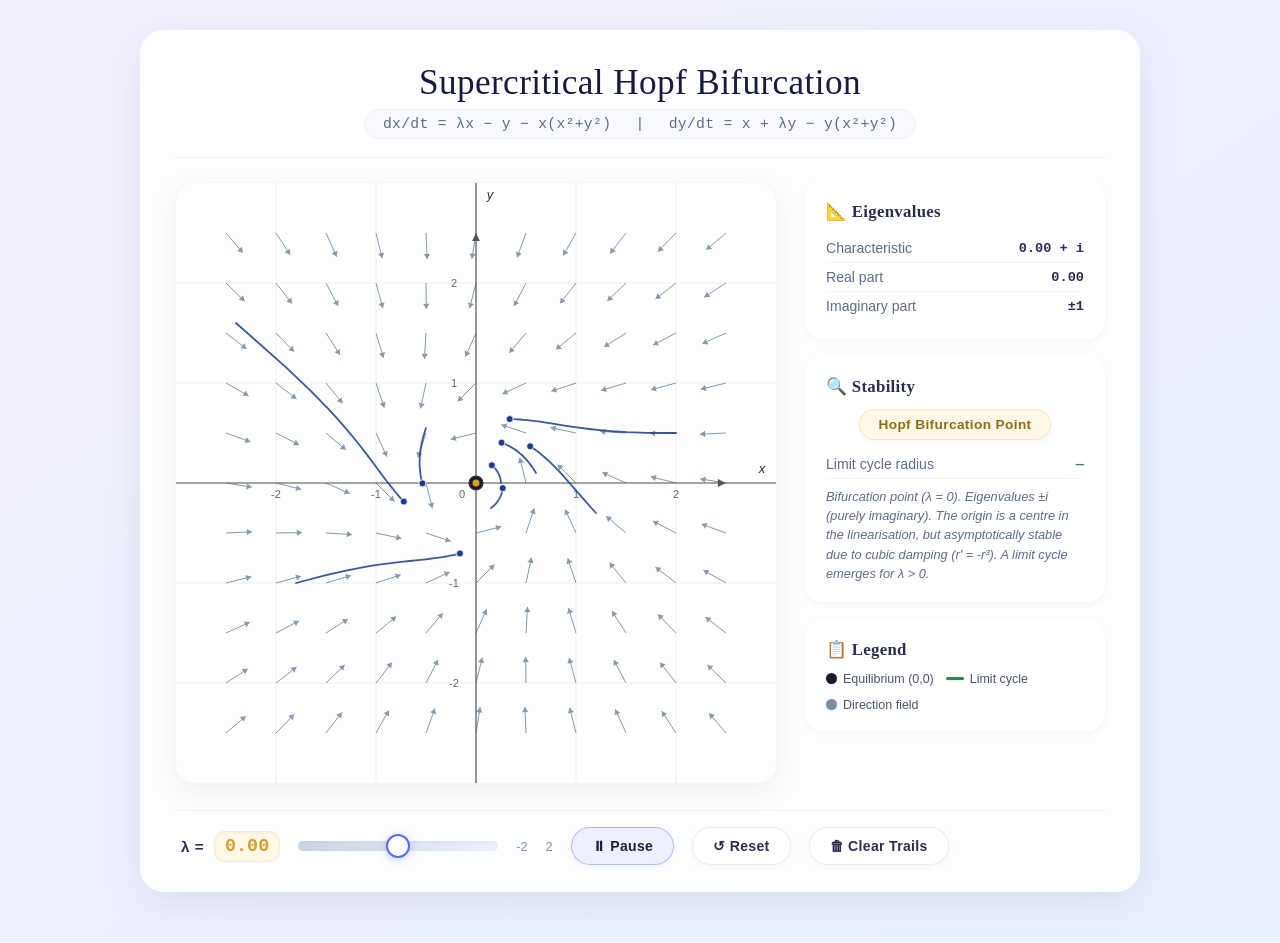
<file: index.html>
<!DOCTYPE html>
<html lang="en">
<head>
    <meta charset="UTF-8">
    <meta name="viewport" content="width=device-width, initial-scale=1.0">
    <title>Supercritical Hopf Bifurcation · Visualizer</title>
    <style>
        :root {
            --bg-gradient-start: #f3f0ff;
            --bg-gradient-end: #e8f0fe;
            --card-bg: rgba(255, 255, 255, 0.85);
            --card-border: rgba(255, 255, 255, 0.6);
            --text-primary: #1e1e3f;
            --text-secondary: #5f6b8a;
            --accent: #5b6af0;
            --accent-soft: #eef0ff;
            --stable: #3182ce;
            --hopf: #d69e2e;
            --unstable: #e53e3e;
            --limit-cycle: #2f855a;
            --trajectory-color: #1E3A8A;   /* deep blue */
            --slider-track: #d4d9f0;
            --button-bg: #ffffff;
            --button-hover-bg: #f1f4ff;
            --shadow-sm: 0 2px 6px rgba(0, 0, 0, 0.04);
            --shadow-md: 0 8px 30px rgba(0, 0, 0, 0.06);
            --shadow-lg: 0 12px 40px rgba(0, 0, 0, 0.08);
            --radius-card: 24px;
            --font-heading: 'Cormorant Garamond', 'Times New Roman', serif;
            --font-body: 'Inter', 'Helvetica Neue', Arial, sans-serif;
            --font-mono: 'JetBrains Mono', 'Fira Code', 'Consolas', monospace;
        }

        * {
            margin: 0;
            padding: 0;
            box-sizing: border-box;
        }

        body {
            background: linear-gradient(145deg, var(--bg-gradient-start), var(--bg-gradient-end));
            font-family: var(--font-body);
            color: var(--text-primary);
            display: flex;
            justify-content: center;
            align-items: flex-start;
            min-height: 100vh;
            padding: 30px 15px 50px;
        }

        .container {
            background: var(--card-bg);
            backdrop-filter: blur(16px);
            -webkit-backdrop-filter: blur(16px);
            border: 1px solid var(--card-border);
            border-radius: var(--radius-card);
            box-shadow: var(--shadow-lg);
            max-width: 1000px;
            width: 100%;
            padding: 32px 34px 26px;
            display: flex;
            flex-direction: column;
            gap: 22px;
        }

        header {
            text-align: center;
            border-bottom: 1px solid rgba(0,0,0,0.06);
            padding-bottom: 18px;
            margin-bottom: 2px;
        }
        header h1 {
            font-family: var(--font-heading);
            font-size: 2.2rem;
            font-weight: 500;
            letter-spacing: 0.4px;
            margin-bottom: 6px;
            color: #1a1a40;
        }
        header .subtitle {
            font-family: var(--font-mono);
            font-size: 0.92rem;
            color: var(--text-secondary);
            letter-spacing: 0.3px;
            background: #f8f9fe;
            display: inline-block;
            padding: 6px 18px;
            border-radius: 30px;
            border: 1px solid rgba(0,0,0,0.05);
        }

        .main-content {
            display: flex;
            gap: 28px;
            flex-wrap: wrap;
            justify-content: center;
            align-items: flex-start;
        }

        .canvas-wrapper {
            flex-shrink: 0;
            background: #ffffff;
            border-radius: 20px;
            box-shadow: var(--shadow-md);
            border: 1px solid rgba(0,0,0,0.04);
            overflow: hidden;
            line-height: 0;
            transition: transform 0.2s ease, box-shadow 0.2s ease;
        }
        .canvas-wrapper:hover {
            transform: translateY(-2px);
            box-shadow: 0 14px 38px rgba(0, 0, 0, 0.1);
        }
        canvas {
            display: block;
            width: 100%;
            height: auto;
            max-width: 600px;
            background: #fdfdfd;
        }

        .info-panel {
            flex: 1;
            min-width: 250px;
            max-width: 320px;
            display: flex;
            flex-direction: column;
            gap: 18px;
            font-size: 0.88rem;
        }
        .info-card {
            background: rgba(255, 255, 255, 0.8);
            backdrop-filter: blur(10px);
            -webkit-backdrop-filter: blur(10px);
            border: 1px solid rgba(255,255,255,0.75);
            border-radius: 18px;
            padding: 18px 20px;
            box-shadow: var(--shadow-sm);
            transition: all 0.25s ease;
        }
        .info-card:hover {
            background: rgba(255, 255, 255, 0.95);
            box-shadow: var(--shadow-md);
        }
        .info-card h3 {
            font-family: var(--font-heading);
            font-size: 1.05rem;
            font-weight: 600;
            margin-bottom: 12px;
            color: #2d2d50;
            letter-spacing: 0.3px;
        }
        .info-row {
            display: flex;
            justify-content: space-between;
            align-items: center;
            padding: 6px 0;
            border-bottom: 1px solid rgba(0,0,0,0.04);
            font-size: 0.88rem;
        }
        .info-row:last-child {
            border-bottom: none;
        }
        .info-label {
            color: var(--text-secondary);
            font-weight: 500;
        }
        .info-value {
            font-weight: 600;
            font-family: var(--font-mono);
            font-size: 0.85rem;
            color: #2d2d50;
        }

        .stability-badge {
            display: inline-block;
            padding: 7px 18px;
            border-radius: 30px;
            font-weight: 600;
            font-size: 0.85rem;
            letter-spacing: 0.4px;
            text-align: center;
            transition: all 0.3s ease;
            box-shadow: 0 2px 8px rgba(0,0,0,0.04);
        }
        .badge-container {
            text-align: center;
            margin: 10px 0;
        }
        .stable-spiral {
            background: #e6f0ff;
            color: #1a5f8a;
            border: 1px solid rgba(49, 130, 206, 0.2);
        }
        .hopf-point {
            background: #fff8e6;
            color: #8a6d14;
            border: 1px solid rgba(214, 158, 46, 0.2);
        }
        .unstable-spiral {
            background: #ffe6e6;
            color: #8a1f1f;
            border: 1px solid rgba(229, 62, 62, 0.2);
        }
        .limit-cycle-info {
            display: flex !important;
        }
        #limitCycleRadius {
            color: var(--limit-cycle);
            font-weight: 700;
        }
        .description {
            font-size: 0.8rem;
            color: #5f6b8a;
            margin-top: 8px;
            line-height: 1.5;
            font-style: italic;
        }

        .legend {
            display: flex;
            flex-wrap: wrap;
            gap: 12px;
            font-size: 0.78rem;
            color: #4a5568;
            margin-top: 4px;
        }
        .legend-item {
            display: flex;
            align-items: center;
            gap: 6px;
        }
        .legend-dot {
            width: 11px;
            height: 11px;
            border-radius: 50%;
            flex-shrink: 0;
            box-shadow: 0 1px 3px rgba(0,0,0,0.1);
        }
        .equilibrium {
            background: #1a1a2e;
        }
        .direction-field {
            background: #7b8ba8;
        }
        .legend-dash {
            width: 18px;
            height: 3px;
            border-radius: 2px;
            flex-shrink: 0;
            background: var(--limit-cycle);
            box-shadow: 0 1px 3px rgba(0,0,0,0.1);
        }

        .controls {
            display: flex;
            flex-wrap: wrap;
            align-items: center;
            gap: 18px;
            padding: 16px 6px 0;
            border-top: 1px solid rgba(0,0,0,0.05);
            margin-top: 4px;
        }
        .control-group {
            display: flex;
            align-items: center;
            gap: 10px;
        }
        .control-group label {
            font-weight: 600;
            font-size: 0.95rem;
            color: #2d2d50;
            letter-spacing: 0.5px;
        }
        .lambda-display {
            font-family: var(--font-mono);
            font-size: 1.15rem;
            font-weight: 700;
            min-width: 54px;
            text-align: center;
            padding: 4px 10px;
            border-radius: 10px;
            background: #ffffff;
            box-shadow: inset 0 1px 4px rgba(0,0,0,0.05);
            border: 1px solid rgba(0,0,0,0.05);
            transition: all 0.3s ease;
        }
        .lambda-neg { color: var(--stable); background: #e6f0ff; }
        .lambda-zero { color: var(--hopf); background: #fff8e6; }
        .lambda-pos { color: var(--unstable); background: #ffe6e6; }

        .range-limit {
            font-size: 0.8rem;
            color: #8890b0;
            font-weight: 500;
        }

        input[type="range"] {
            -webkit-appearance: none;
            width: 200px;
            height: 10px;
            border-radius: 5px;
            background: linear-gradient(to right, #cbd5e0, var(--accent-soft));
            outline: none;
            cursor: pointer;
            box-shadow: inset 0 1px 4px rgba(0,0,0,0.05);
        }
        input[type="range"]::-webkit-slider-thumb {
            -webkit-appearance: none;
            width: 24px;
            height: 24px;
            border-radius: 50%;
            background: #ffffff;
            border: 2px solid var(--accent);
            box-shadow: 0 2px 8px rgba(91,106,240,0.3);
            cursor: pointer;
            transition: all 0.2s ease;
        }
        input[type="range"]::-webkit-slider-thumb:hover {
            transform: scale(1.12);
            box-shadow: 0 4px 12px rgba(91,106,240,0.4);
        }
        input[type="range"]::-moz-range-thumb {
            width: 24px;
            height: 24px;
            border-radius: 50%;
            background: #ffffff;
            border: 2px solid var(--accent);
            box-shadow: 0 2px 8px rgba(91,106,240,0.3);
            cursor: pointer;
        }

        button {
            padding: 10px 20px;
            border: 1px solid rgba(0,0,0,0.08);
            border-radius: 30px;
            background: var(--button-bg);
            cursor: pointer;
            font-weight: 600;
            font-size: 0.88rem;
            font-family: var(--font-body);
            letter-spacing: 0.3px;
            color: #2d2d50;
            box-shadow: var(--shadow-sm);
            transition: all 0.2s ease;
            white-space: nowrap;
            backdrop-filter: blur(4px);
        }
        button:hover {
            background: var(--button-hover-bg);
            box-shadow: 0 4px 14px rgba(0,0,0,0.08);
            transform: translateY(-1px);
            border-color: rgba(91,106,240,0.2);
        }
        button:active {
            transform: translateY(0);
            box-shadow: inset 0 2px 6px rgba(0,0,0,0.05);
        }
        button.active-btn {
            background: #eef0ff;
            border-color: rgba(91,106,240,0.4);
            color: #1e1e40;
            font-weight: 700;
        }

        @media (max-width: 940px) {
            .main-content {
                flex-direction: column;
                align-items: center;
            }
            .info-panel {
                max-width: 100%;
                flex-direction: row;
                flex-wrap: wrap;
                gap: 12px;
            }
            .info-card {
                flex: 1 1 180px;
                min-width: 170px;
            }
            .canvas-wrapper {
                width: 100%;
                max-width: 500px;
            }
            input[type="range"] {
                width: 140px;
            }
        }
        @media (max-width: 500px) {
            .container {
                padding: 18px 10px;
            }
            header h1 {
                font-size: 1.5rem;
            }
            .controls {
                gap: 10px;
            }
            input[type="range"] {
                width: 100px;
            }
            button {
                padding: 8px 16px;
                font-size: 0.8rem;
            }
        }
    </style>
</head>
<body>
    <div class="container">
        <header>
            <h1>Supercritical Hopf Bifurcation</h1>
            <p class="subtitle">
                dx/dt = λx − y − x(x²+y²) &emsp;|&emsp; dy/dt = x + λy − y(x²+y²)
            </p>
        </header>

        <div class="main-content">
            <div class="canvas-wrapper">
                <canvas id="phaseCanvas" width="600" height="600" aria-label="Phase portrait of the Hopf bifurcation"></canvas>
            </div>

            <aside class="info-panel">
                <div class="info-card">
                    <h3>📐 Eigenvalues</h3>
                    <div class="info-row">
                        <span class="info-label">Characteristic</span>
                        <span class="info-value" id="eigenvalueDisplay">λ ± i</span>
                    </div>
                    <div class="info-row">
                        <span class="info-label">Real part</span>
                        <span class="info-value" id="realPartDisplay">—</span>
                    </div>
                    <div class="info-row">
                        <span class="info-label">Imaginary part</span>
                        <span class="info-value">±1</span>
                    </div>
                </div>

                <div class="info-card">
                    <h3>🔍 Stability</h3>
                    <div class="badge-container">
                        <span class="stability-badge" id="stabilityBadge">—</span>
                    </div>
                    <div class="info-row limit-cycle-info" id="limitCycleRow" style="display:none;">
                        <span class="info-label">Limit cycle radius</span>
                        <span class="info-value" id="limitCycleRadius">—</span>
                    </div>
                    <p class="description" id="stabilityDescription">—</p>
                </div>

                <div class="info-card">
                    <h3>📋 Legend</h3>
                    <div class="legend">
                        <div class="legend-item">
                            <span class="legend-dot equilibrium"></span> Equilibrium (0,0)
                        </div>
                        <div class="legend-item">
                            <span class="legend-dash"></span> Limit cycle
                        </div>
                        <div class="legend-item">
                            <span class="legend-dot direction-field"></span> Direction field
                        </div>
                    </div>
                </div>
            </aside>
        </div>

        <div class="controls">
            <div class="control-group">
                <label for="lambdaSlider">λ =</label>
                <span class="lambda-display" id="lambdaDisplay">0.00</span>
            </div>
            <input type="range" id="lambdaSlider" min="-2" max="2" step="0.01" value="0" aria-label="Lambda parameter">
            <span class="range-limit">-2</span>
            <span class="range-limit">2</span>
            <button id="playPauseBtn" class="active-btn" title="Play / Pause animation">⏸ Pause</button>
            <button id="resetBtn" title="Reset all trajectories to start">↺ Reset</button>
            <button id="clearBtn" title="Clear trail histories">🗑 Clear Trails</button>
        </div>
    </div>

    <script>
        (function() {
            'use strict';

            const canvas = document.getElementById('phaseCanvas');
            const ctx = canvas.getContext('2d');
            const lambdaSlider = document.getElementById('lambdaSlider');
            const lambdaDisplay = document.getElementById('lambdaDisplay');
            const playPauseBtn = document.getElementById('playPauseBtn');
            const resetBtn = document.getElementById('resetBtn');
            const clearBtn = document.getElementById('clearBtn');
            const eigenvalueDisplay = document.getElementById('eigenvalueDisplay');
            const realPartDisplay = document.getElementById('realPartDisplay');
            const stabilityBadge = document.getElementById('stabilityBadge');
            const stabilityDescription = document.getElementById('stabilityDescription');
            const limitCycleRow = document.getElementById('limitCycleRow');
            const limitCycleRadius = document.getElementById('limitCycleRadius');

            const CANVAS_SIZE = 600;
            const SCALE = 100;
            const CENTER_X = CANVAS_SIZE / 2;
            const CENTER_Y = CANVAS_SIZE / 2;
            const WORLD_MIN = -2.5;
            const WORLD_MAX = 2.5;
            const DIR_SPACING = 0.5;
            const ARROW_LENGTH = 26;
            const ARROWHEAD_SIZE = 6;
            const RK4_DT = 0.04;
            const MAX_TRAIL = 500;

            let lambda = parseFloat(lambdaSlider.value);
            let isPlaying = true;
            let animationId = null;
            let directionCache = null;
            let cacheLambda = null;

            // Deep blue colour for all trajectories
            const TRAJECTORY_COLOR = '#1E3A8A';

            const initialConditions = [
                { x: 0.25, y: 0.0 },
                { x: 0.6,  y: 0.1 },
                { x: 1.2,  y:-0.3 },
                { x: 2.0,  y: 0.5 },
                { x:-0.5,  y: 0.55 },
                { x:-1.8,  y:-1.0 },
                { x: 0.15, y:-0.25 },
                { x:-2.4,  y: 1.6 }
            ];

            let particles = [];

            function worldToCanvas(wx, wy) {
                return {
                    cx: CENTER_X + wx * SCALE,
                    cy: CENTER_Y - wy * SCALE
                };
            }

            function isInView(wx, wy) {
                return wx >= WORLD_MIN && wx <= WORLD_MAX && wy >= WORLD_MIN && wy <= WORLD_MAX;
            }

            function vectorField(x, y) {
                const r2 = x * x + y * y;
                return [
                    lambda * x - y - x * r2,
                    x + lambda * y - y * r2
                ];
            }

            function rk4Step(x, y, dt) {
                const [k1x, k1y] = vectorField(x, y);
                const [k2x, k2y] = vectorField(x + 0.5*dt*k1x, y + 0.5*dt*k1y);
                const [k3x, k3y] = vectorField(x + 0.5*dt*k2x, y + 0.5*dt*k2y);
                const [k4x, k4y] = vectorField(x + dt*k3x, y + dt*k3y);
                return {
                    x: x + (dt/6)*(k1x + 2*k2x + 2*k3x + k4x),
                    y: y + (dt/6)*(k1y + 2*k2y + 2*k3y + k4y)
                };
            }

            function computeDirectionField() {
                if (cacheLambda === lambda && directionCache) return directionCache;
                const arrows = [];
                const start = -2.5, end = 2.5;
                for (let wx = start; wx <= end + 1e-6; wx += DIR_SPACING) {
                    for (let wy = start; wy <= end + 1e-6; wy += DIR_SPACING) {
                        const [vx, vy] = vectorField(wx, wy);
                        const mag = Math.sqrt(vx*vx + vy*vy);
                        if (mag < 1e-8) continue;
                        const nx = vx / mag;
                        const ny = vy / mag;
                        const { cx, cy } = worldToCanvas(wx, wy);
                        const cvx = nx * SCALE;
                        const cvy = -ny * SCALE;
                        const cMag = Math.sqrt(cvx*cvx + cvy*cvy);
                        const sf = ARROW_LENGTH / cMag;
                        arrows.push({
                            cx, cy,
                            endCx: cx + cvx * sf,
                            endCy: cy + cvy * sf,
                            dirX: cvx / cMag,
                            dirY: cvy / cMag
                        });
                    }
                }
                directionCache = arrows;
                cacheLambda = lambda;
                return arrows;
            }

            function drawGrid() {
                ctx.save();
                ctx.strokeStyle = '#e8e8e8';
                ctx.lineWidth = 0.7;
                const minInt = Math.ceil(WORLD_MIN);
                const maxInt = Math.floor(WORLD_MAX);
                for (let i = minInt; i <= maxInt; i++) {
                    const { cx } = worldToCanvas(i, 0);
                    const { cy } = worldToCanvas(0, i);
                    ctx.beginPath();
                    ctx.moveTo(cx, 0);
                    ctx.lineTo(cx, CANVAS_SIZE);
                    ctx.stroke();
                    ctx.beginPath();
                    ctx.moveTo(0, cy);
                    ctx.lineTo(CANVAS_SIZE, cy);
                    ctx.stroke();
                }
                ctx.restore();
            }

            function drawAxes() {
                ctx.save();
                ctx.strokeStyle = '#555';
                ctx.lineWidth = 1.2;
                const xAxisY = worldToCanvas(0, 0).cy;
                const yAxisX = worldToCanvas(0, 0).cx;
                ctx.beginPath();
                ctx.moveTo(0, xAxisY);
                ctx.lineTo(CANVAS_SIZE, xAxisY);
                ctx.moveTo(yAxisX, 0);
                ctx.lineTo(yAxisX, CANVAS_SIZE);
                ctx.stroke();

                function arrowHead(cx, cy, angle) {
                    const sz = 9;
                    ctx.fillStyle = '#555';
                    ctx.beginPath();
                    ctx.moveTo(cx, cy);
                    ctx.lineTo(cx - sz*Math.cos(angle-0.45), cy - sz*Math.sin(angle-0.45));
                    ctx.lineTo(cx - sz*Math.cos(angle+0.45), cy - sz*Math.sin(angle+0.45));
                    ctx.closePath();
                    ctx.fill();
                }
                arrowHead(worldToCanvas(WORLD_MAX, 0).cx, xAxisY, 0);
                arrowHead(yAxisX, worldToCanvas(0, WORLD_MAX).cy, -Math.PI/2);

                ctx.fillStyle = '#333';
                ctx.font = 'italic 13px "Inter", "Helvetica Neue", Arial, sans-serif';
                ctx.textAlign = 'center';
                ctx.fillText('x', CANVAS_SIZE-14, xAxisY-10);
                ctx.fillText('y', yAxisX+14, 16);
                ctx.font = '11px "Inter", "Helvetica Neue", Arial, sans-serif';
                ctx.fillStyle = '#666';
                for (let i = Math.ceil(WORLD_MIN); i <= Math.floor(WORLD_MAX); i++) {
                    if (i === 0) continue;
                    const tx = worldToCanvas(i, 0).cx;
                    const ty = worldToCanvas(0, i).cy;
                    ctx.fillText(i.toString(), tx, xAxisY+15);
                    ctx.fillText(i.toString(), yAxisX-22, ty+4);
                }
                ctx.fillText('0', yAxisX-14, xAxisY+15);
                ctx.restore();
            }

            function drawDirectionField() {
                const arrows = computeDirectionField();
                ctx.save();
                ctx.strokeStyle = '#8899aa';
                ctx.fillStyle = '#8899aa';
                ctx.lineWidth = 1.0;
                arrows.forEach(a => {
                    ctx.beginPath();
                    ctx.moveTo(a.cx, a.cy);
                    ctx.lineTo(a.endCx, a.endCy);
                    ctx.stroke();
                    const angle = Math.atan2(a.dirY, a.dirX);
                    ctx.beginPath();
                    ctx.moveTo(a.endCx, a.endCy);
                    ctx.lineTo(a.endCx - ARROWHEAD_SIZE*Math.cos(angle-0.55),
                               a.endCy - ARROWHEAD_SIZE*Math.sin(angle-0.55));
                    ctx.lineTo(a.endCx - ARROWHEAD_SIZE*Math.cos(angle+0.55),
                               a.endCy - ARROWHEAD_SIZE*Math.sin(angle+0.55));
                    ctx.closePath();
                    ctx.fill();
                });
                ctx.restore();
            }

            function drawEquilibrium() {
                const { cx, cy } = worldToCanvas(0, 0);
                ctx.save();
                ctx.beginPath();
                ctx.arc(cx, cy, 7, 0, 2*Math.PI);
                ctx.fillStyle = '#1a1a2e';
                ctx.fill();
                ctx.beginPath();
                ctx.arc(cx, cy, 3.5, 0, 2*Math.PI);
                if (lambda < -0.005) ctx.fillStyle = '#2980b9';
                else if (lambda > 0.005) ctx.fillStyle = '#c0392b';
                else ctx.fillStyle = '#d4a017';
                ctx.fill();
                ctx.beginPath();
                ctx.arc(cx, cy, 7, 0, 2*Math.PI);
                ctx.strokeStyle = '#333';
                ctx.lineWidth = 1.2;
                ctx.stroke();
                ctx.restore();
            }

            function drawLimitCycle() {
                if (lambda <= 0.001) return;
                const radius = Math.sqrt(lambda);
                if (radius > WORLD_MAX) return;
                const { cx, cy } = worldToCanvas(0, 0);
                ctx.save();
                ctx.setLineDash([8, 5]);
                ctx.strokeStyle = '#27ae60';
                ctx.lineWidth = 2.2;
                ctx.beginPath();
                ctx.arc(cx, cy, radius * SCALE, 0, 2*Math.PI);
                ctx.stroke();
                ctx.setLineDash([]);
                if (radius < WORLD_MAX - 0.3) {
                    const lbl = worldToCanvas(radius*0.75, radius*0.75);
                    ctx.fillStyle = '#1a6b3a';
                    ctx.font = 'italic 11px "Inter", sans-serif';
                    ctx.fillText('r = √λ', lbl.cx-18, lbl.cy-8);
                }
                ctx.restore();
            }

            function drawTrajectories() {
                particles.forEach(p => {
                    const trail = p.trail;
                    if (trail.length < 2) {
                        if (trail.length === 1 && isInView(trail[0].x, trail[0].y)) {
                            const { cx, cy } = worldToCanvas(trail[0].x, trail[0].y);
                            ctx.beginPath();
                            ctx.arc(cx, cy, 3, 0, 2*Math.PI);
                            ctx.fillStyle = p.color;
                            ctx.fill();
                        }
                        return;
                    }
                    ctx.save();
                    ctx.strokeStyle = p.color;
                    ctx.lineWidth = 1.8;
                    ctx.lineCap = 'round';
                    ctx.lineJoin = 'round';
                    ctx.globalAlpha = 0.85;
                    ctx.beginPath();
                    const first = worldToCanvas(trail[0].x, trail[0].y);
                    ctx.moveTo(first.cx, first.cy);
                    for (let i = 1; i < trail.length; i++) {
                        const pt = worldToCanvas(trail[i].x, trail[i].y);
                        ctx.lineTo(pt.cx, pt.cy);
                    }
                    ctx.stroke();
                    const head = worldToCanvas(p.x, p.y);
                    ctx.globalAlpha = 1;
                    ctx.beginPath();
                    ctx.arc(head.cx, head.cy, 3.5, 0, 2*Math.PI);
                    ctx.fillStyle = p.color;
                    ctx.fill();
                    ctx.strokeStyle = '#ffffff';
                    ctx.lineWidth = 0.8;
                    ctx.stroke();
                    ctx.restore();
                });
            }

            function render() {
                ctx.clearRect(0, 0, CANVAS_SIZE, CANVAS_SIZE);
                ctx.fillStyle = '#fdfdfd';
                ctx.fillRect(0, 0, CANVAS_SIZE, CANVAS_SIZE);
                drawGrid();
                drawDirectionField();
                drawLimitCycle();
                drawAxes();
                drawEquilibrium();
                drawTrajectories();
            }

            function advanceParticles() {
                particles.forEach(p => {
                    const next = rk4Step(p.x, p.y, RK4_DT);
                    p.x = next.x;
                    p.y = next.y;
                    p.trail.push({ x: p.x, y: p.y });
                    if (p.trail.length > MAX_TRAIL) p.trail.shift();
                });
            }

            function animate() {
                if (!isPlaying) {
                    render();
                    animationId = null;
                    return;
                }
                advanceParticles();
                render();
                animationId = requestAnimationFrame(animate);
            }

            function startAnimation() {
                if (animationId) cancelAnimationFrame(animationId);
                animationId = isPlaying ? requestAnimationFrame(animate) : (render(), null);
            }

            function updateInfo() {
                lambdaDisplay.textContent = lambda.toFixed(2);
                lambdaDisplay.className = 'lambda-display';
                if (lambda < -0.005) lambdaDisplay.classList.add('lambda-neg');
                else if (lambda > 0.005) lambdaDisplay.classList.add('lambda-pos');
                else lambdaDisplay.classList.add('lambda-zero');

                eigenvalueDisplay.textContent = `${lambda.toFixed(2)} + i`.replace('+ -', '− ');
                realPartDisplay.textContent = lambda.toFixed(2);

                stabilityBadge.className = 'stability-badge';
                if (lambda < -0.005) {
                    stabilityBadge.textContent = 'Stable Spiral (Sink)';
                    stabilityBadge.classList.add('stable-spiral');
                    stabilityDescription.textContent =
                        'The origin is a stable spiral. All trajectories spiral inward toward the equilibrium.';
                    limitCycleRow.style.display = 'none';
                } else if (lambda > 0.005) {
                    stabilityBadge.textContent = 'Unstable Spiral (Source)';
                    stabilityBadge.classList.add('unstable-spiral');
                    const rLC = Math.sqrt(lambda);
                    stabilityDescription.textContent =
                        `The origin is an unstable spiral. A stable limit cycle exists at radius r = √λ ≈ ${rLC.toFixed(3)}. ` +
                        'Trajectories spiral outward from the origin, or inward from outside, toward the limit cycle.';
                    limitCycleRow.style.display = 'flex';
                    limitCycleRadius.textContent = `r = √λ ≈ ${rLC.toFixed(3)}`;
                } else {
                    stabilityBadge.textContent = 'Hopf Bifurcation Point';
                    stabilityBadge.classList.add('hopf-point');
                    stabilityDescription.textContent =
                        'Bifurcation point (λ = 0). Eigenvalues ±i (purely imaginary). The origin is a centre in the linearisation, ' +
                        'but asymptotically stable due to cubic damping (r\' = -r³). A limit cycle emerges for λ > 0.';
                    limitCycleRow.style.display = 'none';
                }
            }

            function onLambdaChange() {
                lambda = parseFloat(lambdaSlider.value);
                directionCache = null;
                cacheLambda = null;
                updateInfo();
                render();
            }

            function togglePlayPause() {
                isPlaying = !isPlaying;
                if (isPlaying) {
                    playPauseBtn.textContent = '⏸ Pause';
                    playPauseBtn.classList.add('active-btn');
                } else {
                    playPauseBtn.textContent = '▶ Play';
                    playPauseBtn.classList.remove('active-btn');
                }
                startAnimation();
            }

            function resetAll() {
                particles = initialConditions.map(ic => ({
                    x: ic.x,
                    y: ic.y,
                    trail: [{ x: ic.x, y: ic.y }],
                    color: TRAJECTORY_COLOR
                }));
                directionCache = null;
                cacheLambda = null;
                updateInfo();
                render();
                if (isPlaying && !animationId) startAnimation();
            }

            function clearTrails() {
                particles.forEach(p => {
                    p.trail = [{ x: p.x, y: p.y }];
                });
                render();
                if (isPlaying && !animationId) startAnimation();
            }

            function init() {
                particles = initialConditions.map(ic => ({
                    x: ic.x,
                    y: ic.y,
                    trail: [{ x: ic.x, y: ic.y }],
                    color: TRAJECTORY_COLOR
                }));
                lambda = parseFloat(lambdaSlider.value);
                updateInfo();
                render();
                startAnimation();
            }

            lambdaSlider.addEventListener('input', onLambdaChange);
            playPauseBtn.addEventListener('click', togglePlayPause);
            resetBtn.addEventListener('click', resetAll);
            clearBtn.addEventListener('click', clearTrails);
            document.addEventListener('keydown', e => {
                if (e.code === 'Space' && e.target === document.body) {
                    e.preventDefault();
                    togglePlayPause();
                }
            });

            init();
        })();
    </script>
</body>
</html>
</file>
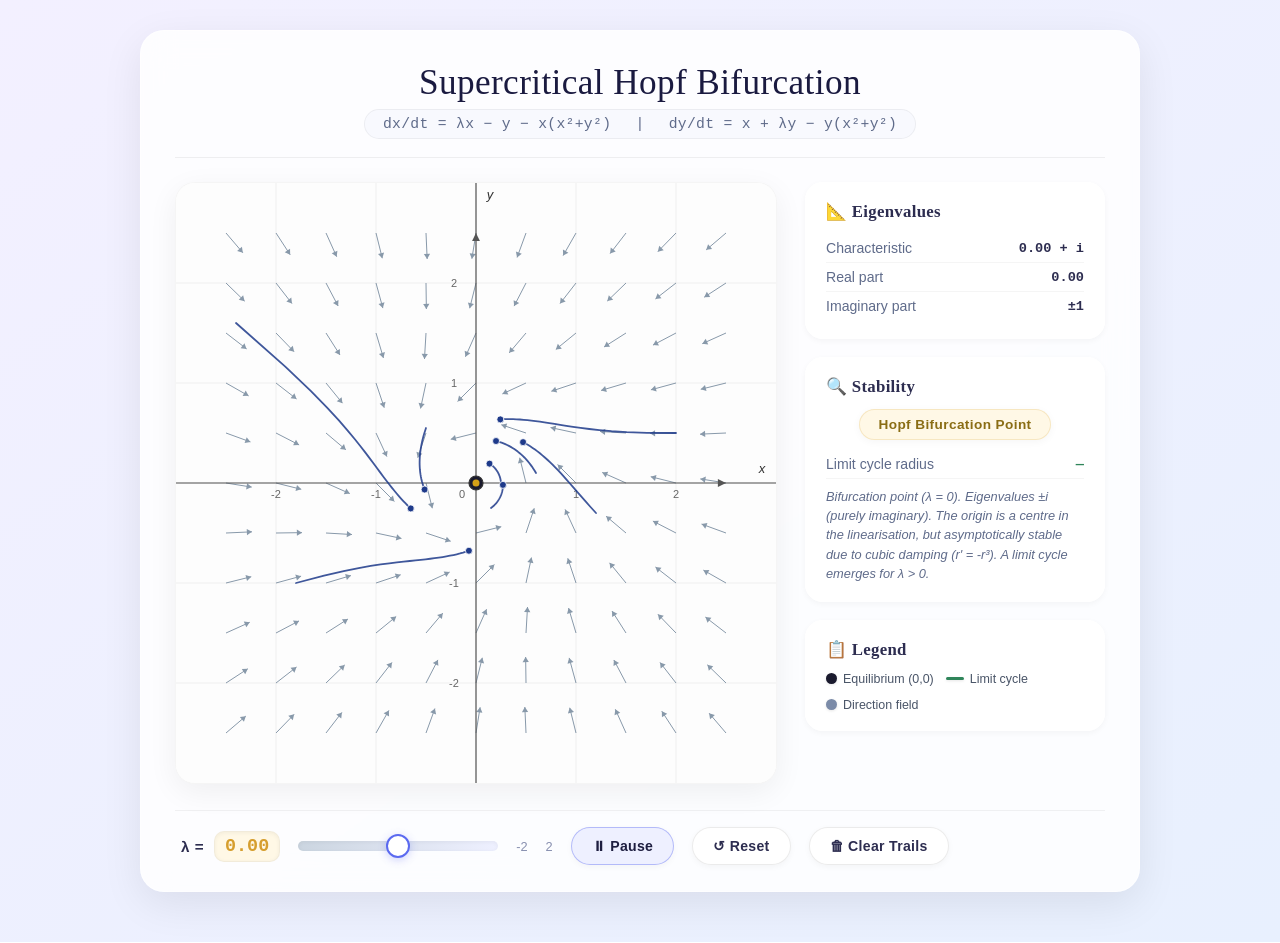
<file: deepseek_html_20260703_ba324d.html>
<!DOCTYPE html>
<html lang="en">
<head>
    <meta charset="UTF-8">
    <meta name="viewport" content="width=device-width, initial-scale=1.0">
    <title>Supercritical Hopf Bifurcation · Visualizer</title>
    <style>
        :root {
            --bg-gradient-start: #f3f0ff;
            --bg-gradient-end: #e8f0fe;
            --card-bg: rgba(255, 255, 255, 0.85);
            --card-border: rgba(255, 255, 255, 0.6);
            --text-primary: #1e1e3f;
            --text-secondary: #5f6b8a;
            --accent: #5b6af0;
            --accent-soft: #eef0ff;
            --stable: #3182ce;
            --hopf: #d69e2e;
            --unstable: #e53e3e;
            --limit-cycle: #2f855a;
            --trajectory-color: #1E3A8A;   /* deep blue */
            --slider-track: #d4d9f0;
            --button-bg: #ffffff;
            --button-hover-bg: #f1f4ff;
            --shadow-sm: 0 2px 6px rgba(0, 0, 0, 0.04);
            --shadow-md: 0 8px 30px rgba(0, 0, 0, 0.06);
            --shadow-lg: 0 12px 40px rgba(0, 0, 0, 0.08);
            --radius-card: 24px;
            --font-heading: 'Cormorant Garamond', 'Times New Roman', serif;
            --font-body: 'Inter', 'Helvetica Neue', Arial, sans-serif;
            --font-mono: 'JetBrains Mono', 'Fira Code', 'Consolas', monospace;
        }

        * {
            margin: 0;
            padding: 0;
            box-sizing: border-box;
        }

        body {
            background: linear-gradient(145deg, var(--bg-gradient-start), var(--bg-gradient-end));
            font-family: var(--font-body);
            color: var(--text-primary);
            display: flex;
            justify-content: center;
            align-items: flex-start;
            min-height: 100vh;
            padding: 30px 15px 50px;
        }

        .container {
            background: var(--card-bg);
            backdrop-filter: blur(16px);
            -webkit-backdrop-filter: blur(16px);
            border: 1px solid var(--card-border);
            border-radius: var(--radius-card);
            box-shadow: var(--shadow-lg);
            max-width: 1000px;
            width: 100%;
            padding: 32px 34px 26px;
            display: flex;
            flex-direction: column;
            gap: 22px;
        }

        header {
            text-align: center;
            border-bottom: 1px solid rgba(0,0,0,0.06);
            padding-bottom: 18px;
            margin-bottom: 2px;
        }
        header h1 {
            font-family: var(--font-heading);
            font-size: 2.2rem;
            font-weight: 500;
            letter-spacing: 0.4px;
            margin-bottom: 6px;
            color: #1a1a40;
        }
        header .subtitle {
            font-family: var(--font-mono);
            font-size: 0.92rem;
            color: var(--text-secondary);
            letter-spacing: 0.3px;
            background: #f8f9fe;
            display: inline-block;
            padding: 6px 18px;
            border-radius: 30px;
            border: 1px solid rgba(0,0,0,0.05);
        }

        .main-content {
            display: flex;
            gap: 28px;
            flex-wrap: wrap;
            justify-content: center;
            align-items: flex-start;
        }

        .canvas-wrapper {
            flex-shrink: 0;
            background: #ffffff;
            border-radius: 20px;
            box-shadow: var(--shadow-md);
            border: 1px solid rgba(0,0,0,0.04);
            overflow: hidden;
            line-height: 0;
            transition: transform 0.2s ease, box-shadow 0.2s ease;
        }
        .canvas-wrapper:hover {
            transform: translateY(-2px);
            box-shadow: 0 14px 38px rgba(0, 0, 0, 0.1);
        }
        canvas {
            display: block;
            width: 100%;
            height: auto;
            max-width: 600px;
            background: #fdfdfd;
        }

        .info-panel {
            flex: 1;
            min-width: 250px;
            max-width: 320px;
            display: flex;
            flex-direction: column;
            gap: 18px;
            font-size: 0.88rem;
        }
        .info-card {
            background: rgba(255, 255, 255, 0.8);
            backdrop-filter: blur(10px);
            -webkit-backdrop-filter: blur(10px);
            border: 1px solid rgba(255,255,255,0.75);
            border-radius: 18px;
            padding: 18px 20px;
            box-shadow: var(--shadow-sm);
            transition: all 0.25s ease;
        }
        .info-card:hover {
            background: rgba(255, 255, 255, 0.95);
            box-shadow: var(--shadow-md);
        }
        .info-card h3 {
            font-family: var(--font-heading);
            font-size: 1.05rem;
            font-weight: 600;
            margin-bottom: 12px;
            color: #2d2d50;
            letter-spacing: 0.3px;
        }
        .info-row {
            display: flex;
            justify-content: space-between;
            align-items: center;
            padding: 6px 0;
            border-bottom: 1px solid rgba(0,0,0,0.04);
            font-size: 0.88rem;
        }
        .info-row:last-child {
            border-bottom: none;
        }
        .info-label {
            color: var(--text-secondary);
            font-weight: 500;
        }
        .info-value {
            font-weight: 600;
            font-family: var(--font-mono);
            font-size: 0.85rem;
            color: #2d2d50;
        }

        .stability-badge {
            display: inline-block;
            padding: 7px 18px;
            border-radius: 30px;
            font-weight: 600;
            font-size: 0.85rem;
            letter-spacing: 0.4px;
            text-align: center;
            transition: all 0.3s ease;
            box-shadow: 0 2px 8px rgba(0,0,0,0.04);
        }
        .badge-container {
            text-align: center;
            margin: 10px 0;
        }
        .stable-spiral {
            background: #e6f0ff;
            color: #1a5f8a;
            border: 1px solid rgba(49, 130, 206, 0.2);
        }
        .hopf-point {
            background: #fff8e6;
            color: #8a6d14;
            border: 1px solid rgba(214, 158, 46, 0.2);
        }
        .unstable-spiral {
            background: #ffe6e6;
            color: #8a1f1f;
            border: 1px solid rgba(229, 62, 62, 0.2);
        }
        .limit-cycle-info {
            display: flex !important;
        }
        #limitCycleRadius {
            color: var(--limit-cycle);
            font-weight: 700;
        }
        .description {
            font-size: 0.8rem;
            color: #5f6b8a;
            margin-top: 8px;
            line-height: 1.5;
            font-style: italic;
        }

        .legend {
            display: flex;
            flex-wrap: wrap;
            gap: 12px;
            font-size: 0.78rem;
            color: #4a5568;
            margin-top: 4px;
        }
        .legend-item {
            display: flex;
            align-items: center;
            gap: 6px;
        }
        .legend-dot {
            width: 11px;
            height: 11px;
            border-radius: 50%;
            flex-shrink: 0;
            box-shadow: 0 1px 3px rgba(0,0,0,0.1);
        }
        .equilibrium {
            background: #1a1a2e;
        }
        .direction-field {
            background: #7b8ba8;
        }
        .legend-dash {
            width: 18px;
            height: 3px;
            border-radius: 2px;
            flex-shrink: 0;
            background: var(--limit-cycle);
            box-shadow: 0 1px 3px rgba(0,0,0,0.1);
        }

        .controls {
            display: flex;
            flex-wrap: wrap;
            align-items: center;
            gap: 18px;
            padding: 16px 6px 0;
            border-top: 1px solid rgba(0,0,0,0.05);
            margin-top: 4px;
        }
        .control-group {
            display: flex;
            align-items: center;
            gap: 10px;
        }
        .control-group label {
            font-weight: 600;
            font-size: 0.95rem;
            color: #2d2d50;
            letter-spacing: 0.5px;
        }
        .lambda-display {
            font-family: var(--font-mono);
            font-size: 1.15rem;
            font-weight: 700;
            min-width: 54px;
            text-align: center;
            padding: 4px 10px;
            border-radius: 10px;
            background: #ffffff;
            box-shadow: inset 0 1px 4px rgba(0,0,0,0.05);
            border: 1px solid rgba(0,0,0,0.05);
            transition: all 0.3s ease;
        }
        .lambda-neg { color: var(--stable); background: #e6f0ff; }
        .lambda-zero { color: var(--hopf); background: #fff8e6; }
        .lambda-pos { color: var(--unstable); background: #ffe6e6; }

        .range-limit {
            font-size: 0.8rem;
            color: #8890b0;
            font-weight: 500;
        }

        input[type="range"] {
            -webkit-appearance: none;
            width: 200px;
            height: 10px;
            border-radius: 5px;
            background: linear-gradient(to right, #cbd5e0, var(--accent-soft));
            outline: none;
            cursor: pointer;
            box-shadow: inset 0 1px 4px rgba(0,0,0,0.05);
        }
        input[type="range"]::-webkit-slider-thumb {
            -webkit-appearance: none;
            width: 24px;
            height: 24px;
            border-radius: 50%;
            background: #ffffff;
            border: 2px solid var(--accent);
            box-shadow: 0 2px 8px rgba(91,106,240,0.3);
            cursor: pointer;
            transition: all 0.2s ease;
        }
        input[type="range"]::-webkit-slider-thumb:hover {
            transform: scale(1.12);
            box-shadow: 0 4px 12px rgba(91,106,240,0.4);
        }
        input[type="range"]::-moz-range-thumb {
            width: 24px;
            height: 24px;
            border-radius: 50%;
            background: #ffffff;
            border: 2px solid var(--accent);
            box-shadow: 0 2px 8px rgba(91,106,240,0.3);
            cursor: pointer;
        }

        button {
            padding: 10px 20px;
            border: 1px solid rgba(0,0,0,0.08);
            border-radius: 30px;
            background: var(--button-bg);
            cursor: pointer;
            font-weight: 600;
            font-size: 0.88rem;
            font-family: var(--font-body);
            letter-spacing: 0.3px;
            color: #2d2d50;
            box-shadow: var(--shadow-sm);
            transition: all 0.2s ease;
            white-space: nowrap;
            backdrop-filter: blur(4px);
        }
        button:hover {
            background: var(--button-hover-bg);
            box-shadow: 0 4px 14px rgba(0,0,0,0.08);
            transform: translateY(-1px);
            border-color: rgba(91,106,240,0.2);
        }
        button:active {
            transform: translateY(0);
            box-shadow: inset 0 2px 6px rgba(0,0,0,0.05);
        }
        button.active-btn {
            background: #eef0ff;
            border-color: rgba(91,106,240,0.4);
            color: #1e1e40;
            font-weight: 700;
        }

        @media (max-width: 940px) {
            .main-content {
                flex-direction: column;
                align-items: center;
            }
            .info-panel {
                max-width: 100%;
                flex-direction: row;
                flex-wrap: wrap;
                gap: 12px;
            }
            .info-card {
                flex: 1 1 180px;
                min-width: 170px;
            }
            .canvas-wrapper {
                width: 100%;
                max-width: 500px;
            }
            input[type="range"] {
                width: 140px;
            }
        }
        @media (max-width: 500px) {
            .container {
                padding: 18px 10px;
            }
            header h1 {
                font-size: 1.5rem;
            }
            .controls {
                gap: 10px;
            }
            input[type="range"] {
                width: 100px;
            }
            button {
                padding: 8px 16px;
                font-size: 0.8rem;
            }
        }
    </style>
</head>
<body>
    <div class="container">
        <header>
            <h1>Supercritical Hopf Bifurcation</h1>
            <p class="subtitle">
                dx/dt = λx − y − x(x²+y²) &emsp;|&emsp; dy/dt = x + λy − y(x²+y²)
            </p>
        </header>

        <div class="main-content">
            <div class="canvas-wrapper">
                <canvas id="phaseCanvas" width="600" height="600" aria-label="Phase portrait of the Hopf bifurcation"></canvas>
            </div>

            <aside class="info-panel">
                <div class="info-card">
                    <h3>📐 Eigenvalues</h3>
                    <div class="info-row">
                        <span class="info-label">Characteristic</span>
                        <span class="info-value" id="eigenvalueDisplay">λ ± i</span>
                    </div>
                    <div class="info-row">
                        <span class="info-label">Real part</span>
                        <span class="info-value" id="realPartDisplay">—</span>
                    </div>
                    <div class="info-row">
                        <span class="info-label">Imaginary part</span>
                        <span class="info-value">±1</span>
                    </div>
                </div>

                <div class="info-card">
                    <h3>🔍 Stability</h3>
                    <div class="badge-container">
                        <span class="stability-badge" id="stabilityBadge">—</span>
                    </div>
                    <div class="info-row limit-cycle-info" id="limitCycleRow" style="display:none;">
                        <span class="info-label">Limit cycle radius</span>
                        <span class="info-value" id="limitCycleRadius">—</span>
                    </div>
                    <p class="description" id="stabilityDescription">—</p>
                </div>

                <div class="info-card">
                    <h3>📋 Legend</h3>
                    <div class="legend">
                        <div class="legend-item">
                            <span class="legend-dot equilibrium"></span> Equilibrium (0,0)
                        </div>
                        <div class="legend-item">
                            <span class="legend-dash"></span> Limit cycle
                        </div>
                        <div class="legend-item">
                            <span class="legend-dot direction-field"></span> Direction field
                        </div>
                    </div>
                </div>
            </aside>
        </div>

        <div class="controls">
            <div class="control-group">
                <label for="lambdaSlider">λ =</label>
                <span class="lambda-display" id="lambdaDisplay">0.00</span>
            </div>
            <input type="range" id="lambdaSlider" min="-2" max="2" step="0.01" value="0" aria-label="Lambda parameter">
            <span class="range-limit">-2</span>
            <span class="range-limit">2</span>
            <button id="playPauseBtn" class="active-btn" title="Play / Pause animation">⏸ Pause</button>
            <button id="resetBtn" title="Reset all trajectories to start">↺ Reset</button>
            <button id="clearBtn" title="Clear trail histories">🗑 Clear Trails</button>
        </div>
    </div>

    <script>
        (function() {
            'use strict';

            const canvas = document.getElementById('phaseCanvas');
            const ctx = canvas.getContext('2d');
            const lambdaSlider = document.getElementById('lambdaSlider');
            const lambdaDisplay = document.getElementById('lambdaDisplay');
            const playPauseBtn = document.getElementById('playPauseBtn');
            const resetBtn = document.getElementById('resetBtn');
            const clearBtn = document.getElementById('clearBtn');
            const eigenvalueDisplay = document.getElementById('eigenvalueDisplay');
            const realPartDisplay = document.getElementById('realPartDisplay');
            const stabilityBadge = document.getElementById('stabilityBadge');
            const stabilityDescription = document.getElementById('stabilityDescription');
            const limitCycleRow = document.getElementById('limitCycleRow');
            const limitCycleRadius = document.getElementById('limitCycleRadius');

            const CANVAS_SIZE = 600;
            const SCALE = 100;
            const CENTER_X = CANVAS_SIZE / 2;
            const CENTER_Y = CANVAS_SIZE / 2;
            const WORLD_MIN = -2.5;
            const WORLD_MAX = 2.5;
            const DIR_SPACING = 0.5;
            const ARROW_LENGTH = 26;
            const ARROWHEAD_SIZE = 6;
            const RK4_DT = 0.04;
            const MAX_TRAIL = 500;

            let lambda = parseFloat(lambdaSlider.value);
            let isPlaying = true;
            let animationId = null;
            let directionCache = null;
            let cacheLambda = null;

            // Deep blue colour for all trajectories
            const TRAJECTORY_COLOR = '#1E3A8A';

            const initialConditions = [
                { x: 0.25, y: 0.0 },
                { x: 0.6,  y: 0.1 },
                { x: 1.2,  y:-0.3 },
                { x: 2.0,  y: 0.5 },
                { x:-0.5,  y: 0.55 },
                { x:-1.8,  y:-1.0 },
                { x: 0.15, y:-0.25 },
                { x:-2.4,  y: 1.6 }
            ];

            let particles = [];

            function worldToCanvas(wx, wy) {
                return {
                    cx: CENTER_X + wx * SCALE,
                    cy: CENTER_Y - wy * SCALE
                };
            }

            function isInView(wx, wy) {
                return wx >= WORLD_MIN && wx <= WORLD_MAX && wy >= WORLD_MIN && wy <= WORLD_MAX;
            }

            function vectorField(x, y) {
                const r2 = x * x + y * y;
                return [
                    lambda * x - y - x * r2,
                    x + lambda * y - y * r2
                ];
            }

            function rk4Step(x, y, dt) {
                const [k1x, k1y] = vectorField(x, y);
                const [k2x, k2y] = vectorField(x + 0.5*dt*k1x, y + 0.5*dt*k1y);
                const [k3x, k3y] = vectorField(x + 0.5*dt*k2x, y + 0.5*dt*k2y);
                const [k4x, k4y] = vectorField(x + dt*k3x, y + dt*k3y);
                return {
                    x: x + (dt/6)*(k1x + 2*k2x + 2*k3x + k4x),
                    y: y + (dt/6)*(k1y + 2*k2y + 2*k3y + k4y)
                };
            }

            function computeDirectionField() {
                if (cacheLambda === lambda && directionCache) return directionCache;
                const arrows = [];
                const start = -2.5, end = 2.5;
                for (let wx = start; wx <= end + 1e-6; wx += DIR_SPACING) {
                    for (let wy = start; wy <= end + 1e-6; wy += DIR_SPACING) {
                        const [vx, vy] = vectorField(wx, wy);
                        const mag = Math.sqrt(vx*vx + vy*vy);
                        if (mag < 1e-8) continue;
                        const nx = vx / mag;
                        const ny = vy / mag;
                        const { cx, cy } = worldToCanvas(wx, wy);
                        const cvx = nx * SCALE;
                        const cvy = -ny * SCALE;
                        const cMag = Math.sqrt(cvx*cvx + cvy*cvy);
                        const sf = ARROW_LENGTH / cMag;
                        arrows.push({
                            cx, cy,
                            endCx: cx + cvx * sf,
                            endCy: cy + cvy * sf,
                            dirX: cvx / cMag,
                            dirY: cvy / cMag
                        });
                    }
                }
                directionCache = arrows;
                cacheLambda = lambda;
                return arrows;
            }

            function drawGrid() {
                ctx.save();
                ctx.strokeStyle = '#e8e8e8';
                ctx.lineWidth = 0.7;
                const minInt = Math.ceil(WORLD_MIN);
                const maxInt = Math.floor(WORLD_MAX);
                for (let i = minInt; i <= maxInt; i++) {
                    const { cx } = worldToCanvas(i, 0);
                    const { cy } = worldToCanvas(0, i);
                    ctx.beginPath();
                    ctx.moveTo(cx, 0);
                    ctx.lineTo(cx, CANVAS_SIZE);
                    ctx.stroke();
                    ctx.beginPath();
                    ctx.moveTo(0, cy);
                    ctx.lineTo(CANVAS_SIZE, cy);
                    ctx.stroke();
                }
                ctx.restore();
            }

            function drawAxes() {
                ctx.save();
                ctx.strokeStyle = '#555';
                ctx.lineWidth = 1.2;
                const xAxisY = worldToCanvas(0, 0).cy;
                const yAxisX = worldToCanvas(0, 0).cx;
                ctx.beginPath();
                ctx.moveTo(0, xAxisY);
                ctx.lineTo(CANVAS_SIZE, xAxisY);
                ctx.moveTo(yAxisX, 0);
                ctx.lineTo(yAxisX, CANVAS_SIZE);
                ctx.stroke();

                function arrowHead(cx, cy, angle) {
                    const sz = 9;
                    ctx.fillStyle = '#555';
                    ctx.beginPath();
                    ctx.moveTo(cx, cy);
                    ctx.lineTo(cx - sz*Math.cos(angle-0.45), cy - sz*Math.sin(angle-0.45));
                    ctx.lineTo(cx - sz*Math.cos(angle+0.45), cy - sz*Math.sin(angle+0.45));
                    ctx.closePath();
                    ctx.fill();
                }
                arrowHead(worldToCanvas(WORLD_MAX, 0).cx, xAxisY, 0);
                arrowHead(yAxisX, worldToCanvas(0, WORLD_MAX).cy, -Math.PI/2);

                ctx.fillStyle = '#333';
                ctx.font = 'italic 13px "Inter", "Helvetica Neue", Arial, sans-serif';
                ctx.textAlign = 'center';
                ctx.fillText('x', CANVAS_SIZE-14, xAxisY-10);
                ctx.fillText('y', yAxisX+14, 16);
                ctx.font = '11px "Inter", "Helvetica Neue", Arial, sans-serif';
                ctx.fillStyle = '#666';
                for (let i = Math.ceil(WORLD_MIN); i <= Math.floor(WORLD_MAX); i++) {
                    if (i === 0) continue;
                    const tx = worldToCanvas(i, 0).cx;
                    const ty = worldToCanvas(0, i).cy;
                    ctx.fillText(i.toString(), tx, xAxisY+15);
                    ctx.fillText(i.toString(), yAxisX-22, ty+4);
                }
                ctx.fillText('0', yAxisX-14, xAxisY+15);
                ctx.restore();
            }

            function drawDirectionField() {
                const arrows = computeDirectionField();
                ctx.save();
                ctx.strokeStyle = '#8899aa';
                ctx.fillStyle = '#8899aa';
                ctx.lineWidth = 1.0;
                arrows.forEach(a => {
                    ctx.beginPath();
                    ctx.moveTo(a.cx, a.cy);
                    ctx.lineTo(a.endCx, a.endCy);
                    ctx.stroke();
                    const angle = Math.atan2(a.dirY, a.dirX);
                    ctx.beginPath();
                    ctx.moveTo(a.endCx, a.endCy);
                    ctx.lineTo(a.endCx - ARROWHEAD_SIZE*Math.cos(angle-0.55),
                               a.endCy - ARROWHEAD_SIZE*Math.sin(angle-0.55));
                    ctx.lineTo(a.endCx - ARROWHEAD_SIZE*Math.cos(angle+0.55),
                               a.endCy - ARROWHEAD_SIZE*Math.sin(angle+0.55));
                    ctx.closePath();
                    ctx.fill();
                });
                ctx.restore();
            }

            function drawEquilibrium() {
                const { cx, cy } = worldToCanvas(0, 0);
                ctx.save();
                ctx.beginPath();
                ctx.arc(cx, cy, 7, 0, 2*Math.PI);
                ctx.fillStyle = '#1a1a2e';
                ctx.fill();
                ctx.beginPath();
                ctx.arc(cx, cy, 3.5, 0, 2*Math.PI);
                if (lambda < -0.005) ctx.fillStyle = '#2980b9';
                else if (lambda > 0.005) ctx.fillStyle = '#c0392b';
                else ctx.fillStyle = '#d4a017';
                ctx.fill();
                ctx.beginPath();
                ctx.arc(cx, cy, 7, 0, 2*Math.PI);
                ctx.strokeStyle = '#333';
                ctx.lineWidth = 1.2;
                ctx.stroke();
                ctx.restore();
            }

            function drawLimitCycle() {
                if (lambda <= 0.001) return;
                const radius = Math.sqrt(lambda);
                if (radius > WORLD_MAX) return;
                const { cx, cy } = worldToCanvas(0, 0);
                ctx.save();
                ctx.setLineDash([8, 5]);
                ctx.strokeStyle = '#27ae60';
                ctx.lineWidth = 2.2;
                ctx.beginPath();
                ctx.arc(cx, cy, radius * SCALE, 0, 2*Math.PI);
                ctx.stroke();
                ctx.setLineDash([]);
                if (radius < WORLD_MAX - 0.3) {
                    const lbl = worldToCanvas(radius*0.75, radius*0.75);
                    ctx.fillStyle = '#1a6b3a';
                    ctx.font = 'italic 11px "Inter", sans-serif';
                    ctx.fillText('r = √λ', lbl.cx-18, lbl.cy-8);
                }
                ctx.restore();
            }

            function drawTrajectories() {
                particles.forEach(p => {
                    const trail = p.trail;
                    if (trail.length < 2) {
                        if (trail.length === 1 && isInView(trail[0].x, trail[0].y)) {
                            const { cx, cy } = worldToCanvas(trail[0].x, trail[0].y);
                            ctx.beginPath();
                            ctx.arc(cx, cy, 3, 0, 2*Math.PI);
                            ctx.fillStyle = p.color;
                            ctx.fill();
                        }
                        return;
                    }
                    ctx.save();
                    ctx.strokeStyle = p.color;
                    ctx.lineWidth = 1.8;
                    ctx.lineCap = 'round';
                    ctx.lineJoin = 'round';
                    ctx.globalAlpha = 0.85;
                    ctx.beginPath();
                    const first = worldToCanvas(trail[0].x, trail[0].y);
                    ctx.moveTo(first.cx, first.cy);
                    for (let i = 1; i < trail.length; i++) {
                        const pt = worldToCanvas(trail[i].x, trail[i].y);
                        ctx.lineTo(pt.cx, pt.cy);
                    }
                    ctx.stroke();
                    const head = worldToCanvas(p.x, p.y);
                    ctx.globalAlpha = 1;
                    ctx.beginPath();
                    ctx.arc(head.cx, head.cy, 3.5, 0, 2*Math.PI);
                    ctx.fillStyle = p.color;
                    ctx.fill();
                    ctx.strokeStyle = '#ffffff';
                    ctx.lineWidth = 0.8;
                    ctx.stroke();
                    ctx.restore();
                });
            }

            function render() {
                ctx.clearRect(0, 0, CANVAS_SIZE, CANVAS_SIZE);
                ctx.fillStyle = '#fdfdfd';
                ctx.fillRect(0, 0, CANVAS_SIZE, CANVAS_SIZE);
                drawGrid();
                drawDirectionField();
                drawLimitCycle();
                drawAxes();
                drawEquilibrium();
                drawTrajectories();
            }

            function advanceParticles() {
                particles.forEach(p => {
                    const next = rk4Step(p.x, p.y, RK4_DT);
                    p.x = next.x;
                    p.y = next.y;
                    p.trail.push({ x: p.x, y: p.y });
                    if (p.trail.length > MAX_TRAIL) p.trail.shift();
                });
            }

            function animate() {
                if (!isPlaying) {
                    render();
                    animationId = null;
                    return;
                }
                advanceParticles();
                render();
                animationId = requestAnimationFrame(animate);
            }

            function startAnimation() {
                if (animationId) cancelAnimationFrame(animationId);
                animationId = isPlaying ? requestAnimationFrame(animate) : (render(), null);
            }

            function updateInfo() {
                lambdaDisplay.textContent = lambda.toFixed(2);
                lambdaDisplay.className = 'lambda-display';
                if (lambda < -0.005) lambdaDisplay.classList.add('lambda-neg');
                else if (lambda > 0.005) lambdaDisplay.classList.add('lambda-pos');
                else lambdaDisplay.classList.add('lambda-zero');

                eigenvalueDisplay.textContent = `${lambda.toFixed(2)} + i`.replace('+ -', '− ');
                realPartDisplay.textContent = lambda.toFixed(2);

                stabilityBadge.className = 'stability-badge';
                if (lambda < -0.005) {
                    stabilityBadge.textContent = 'Stable Spiral (Sink)';
                    stabilityBadge.classList.add('stable-spiral');
                    stabilityDescription.textContent =
                        'The origin is a stable spiral. All trajectories spiral inward toward the equilibrium.';
                    limitCycleRow.style.display = 'none';
                } else if (lambda > 0.005) {
                    stabilityBadge.textContent = 'Unstable Spiral (Source)';
                    stabilityBadge.classList.add('unstable-spiral');
                    const rLC = Math.sqrt(lambda);
                    stabilityDescription.textContent =
                        `The origin is an unstable spiral. A stable limit cycle exists at radius r = √λ ≈ ${rLC.toFixed(3)}. ` +
                        'Trajectories spiral outward from the origin, or inward from outside, toward the limit cycle.';
                    limitCycleRow.style.display = 'flex';
                    limitCycleRadius.textContent = `r = √λ ≈ ${rLC.toFixed(3)}`;
                } else {
                    stabilityBadge.textContent = 'Hopf Bifurcation Point';
                    stabilityBadge.classList.add('hopf-point');
                    stabilityDescription.textContent =
                        'Bifurcation point (λ = 0). Eigenvalues ±i (purely imaginary). The origin is a centre in the linearisation, ' +
                        'but asymptotically stable due to cubic damping (r\' = -r³). A limit cycle emerges for λ > 0.';
                    limitCycleRow.style.display = 'none';
                }
            }

            function onLambdaChange() {
                lambda = parseFloat(lambdaSlider.value);
                directionCache = null;
                cacheLambda = null;
                updateInfo();
                render();
            }

            function togglePlayPause() {
                isPlaying = !isPlaying;
                if (isPlaying) {
                    playPauseBtn.textContent = '⏸ Pause';
                    playPauseBtn.classList.add('active-btn');
                } else {
                    playPauseBtn.textContent = '▶ Play';
                    playPauseBtn.classList.remove('active-btn');
                }
                startAnimation();
            }

            function resetAll() {
                particles = initialConditions.map(ic => ({
                    x: ic.x,
                    y: ic.y,
                    trail: [{ x: ic.x, y: ic.y }],
                    color: TRAJECTORY_COLOR
                }));
                directionCache = null;
                cacheLambda = null;
                updateInfo();
                render();
                if (isPlaying && !animationId) startAnimation();
            }

            function clearTrails() {
                particles.forEach(p => {
                    p.trail = [{ x: p.x, y: p.y }];
                });
                render();
                if (isPlaying && !animationId) startAnimation();
            }

            function init() {
                particles = initialConditions.map(ic => ({
                    x: ic.x,
                    y: ic.y,
                    trail: [{ x: ic.x, y: ic.y }],
                    color: TRAJECTORY_COLOR
                }));
                lambda = parseFloat(lambdaSlider.value);
                updateInfo();
                render();
                startAnimation();
            }

            lambdaSlider.addEventListener('input', onLambdaChange);
            playPauseBtn.addEventListener('click', togglePlayPause);
            resetBtn.addEventListener('click', resetAll);
            clearBtn.addEventListener('click', clearTrails);
            document.addEventListener('keydown', e => {
                if (e.code === 'Space' && e.target === document.body) {
                    e.preventDefault();
                    togglePlayPause();
                }
            });

            init();
        })();
    </script>
</body>
</html>
</file>
